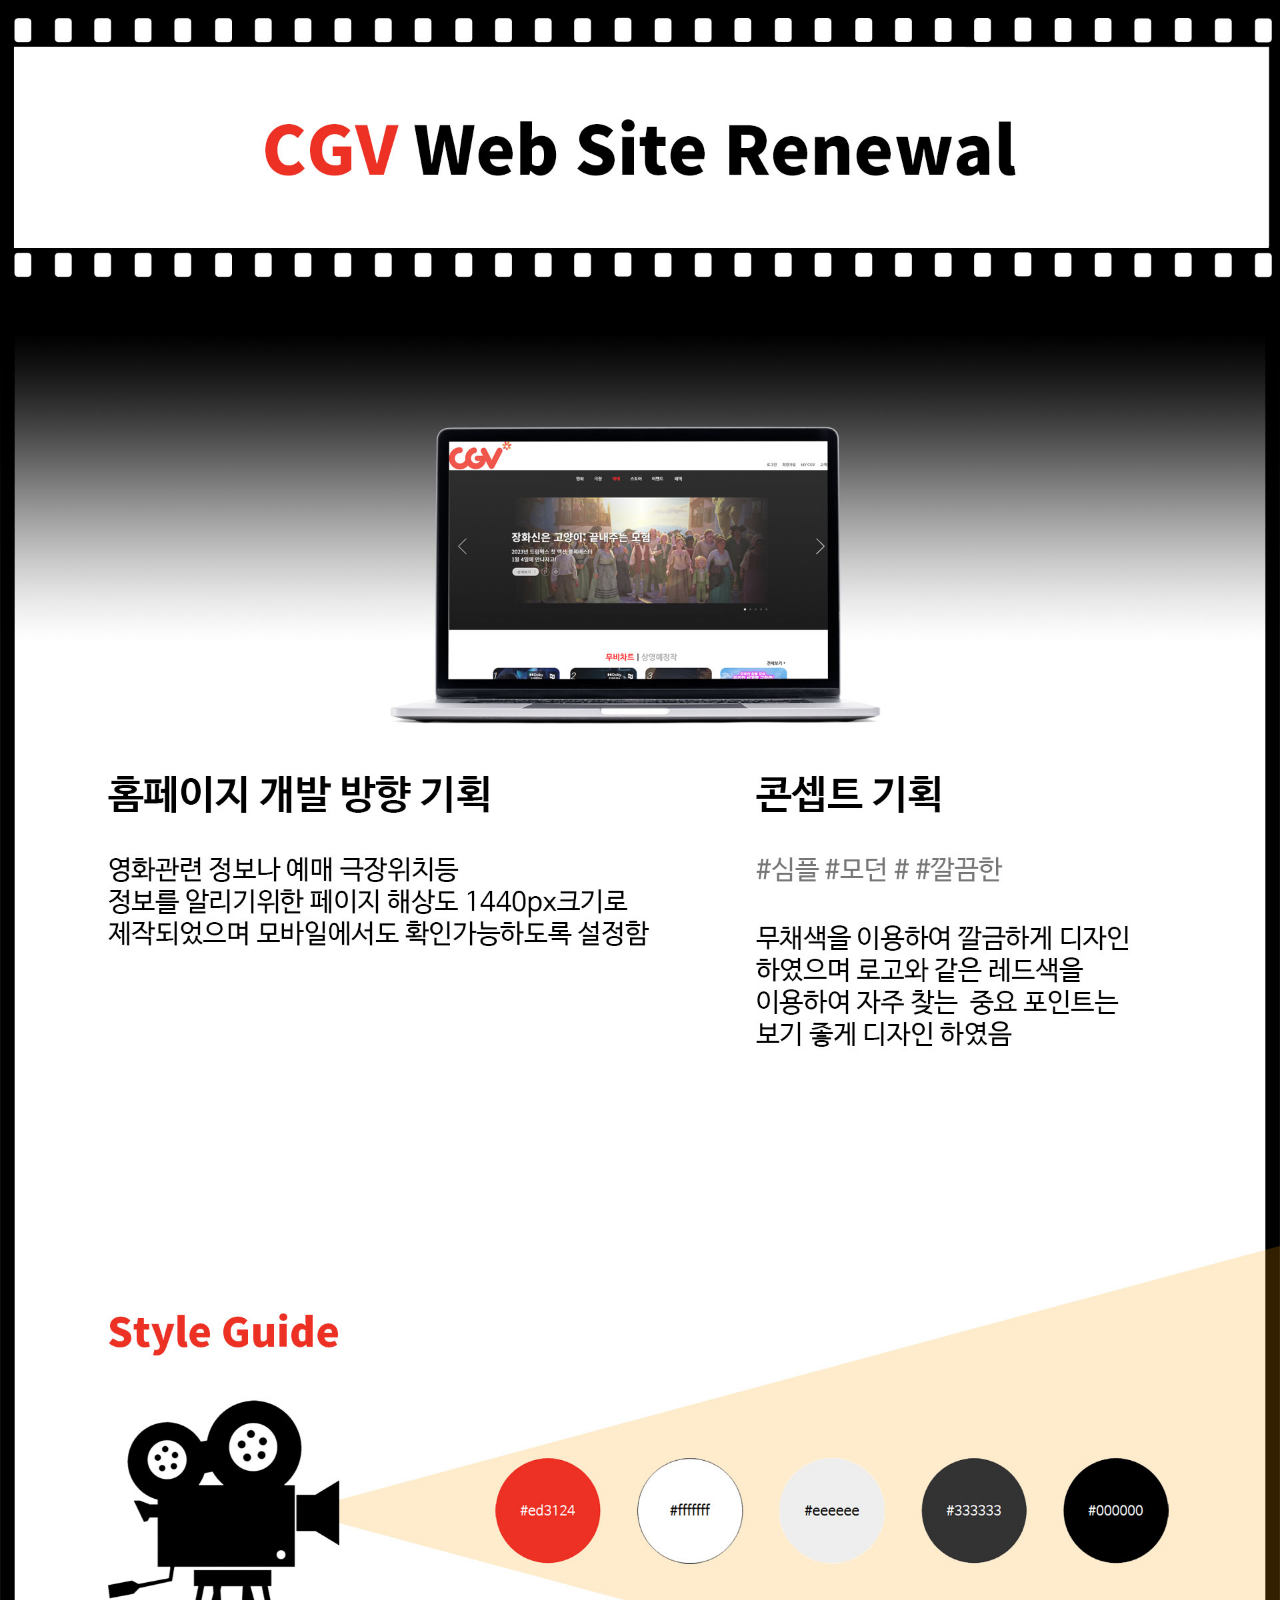
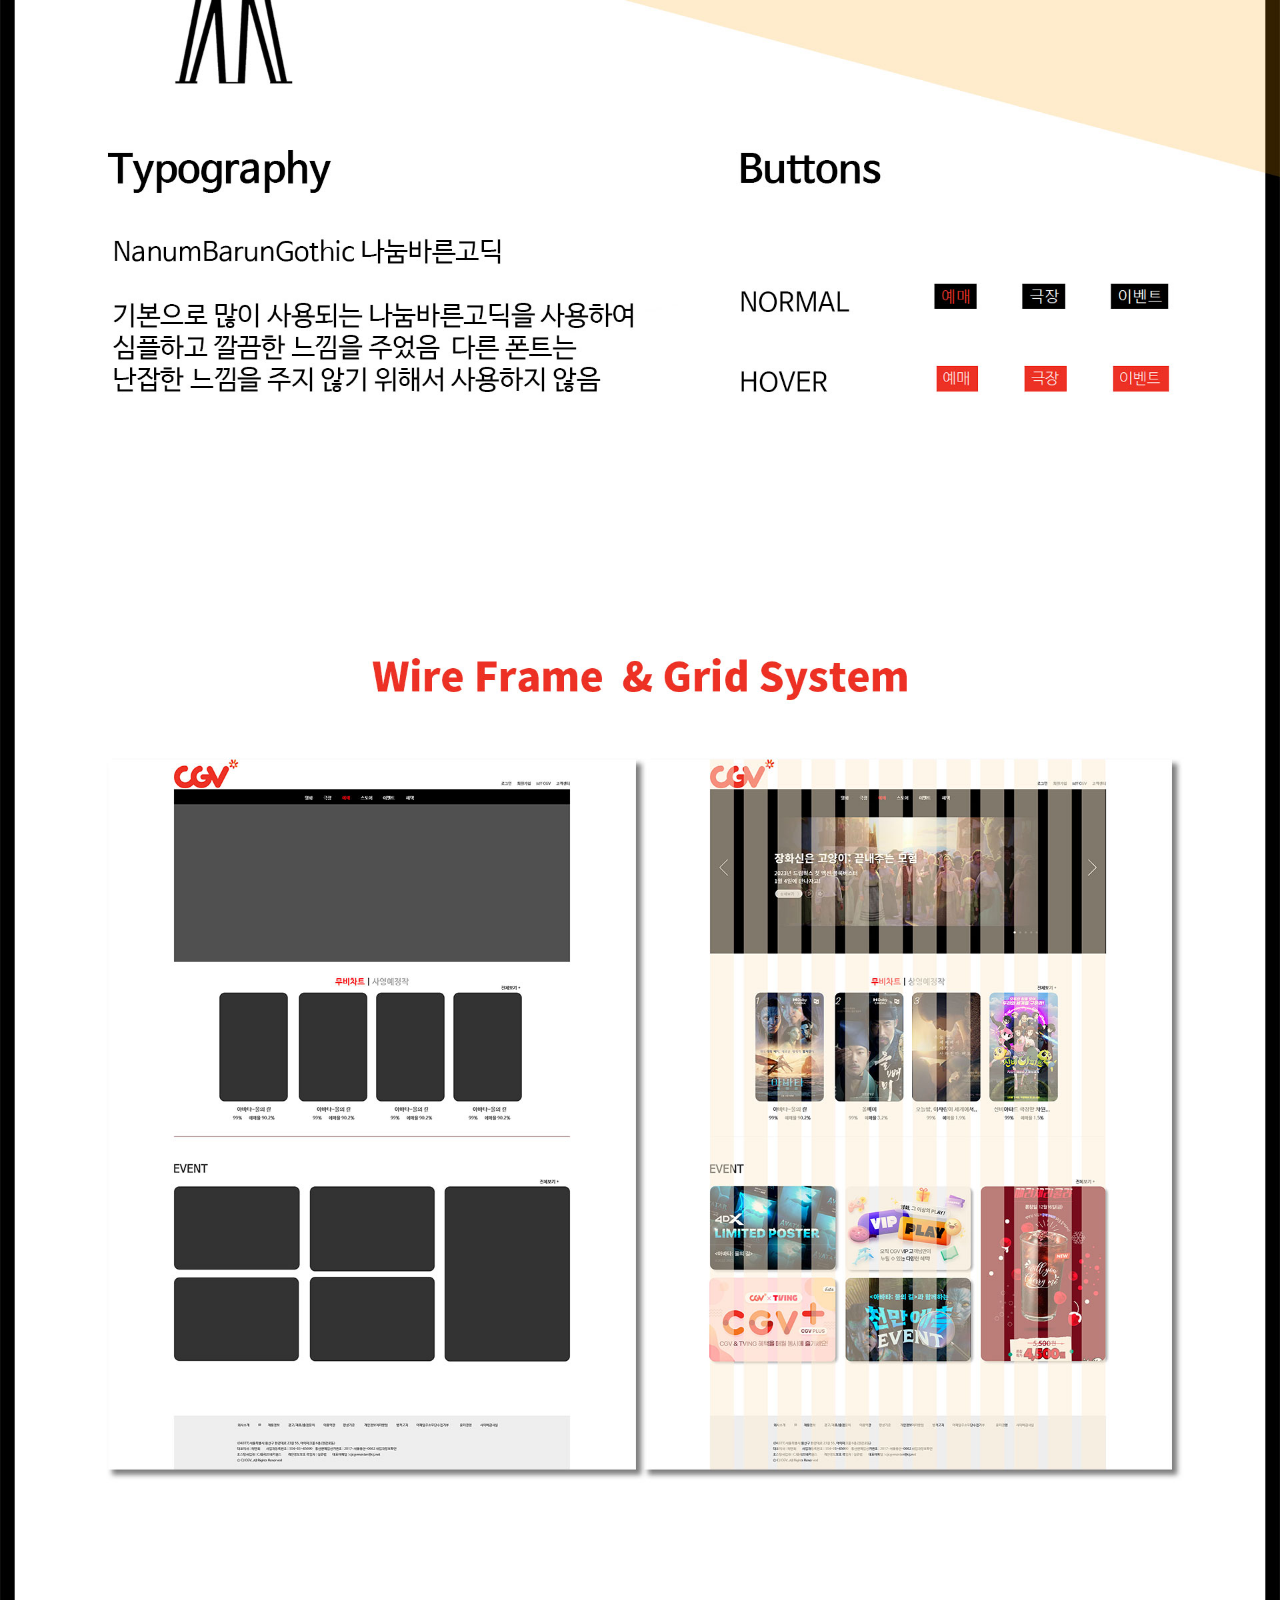
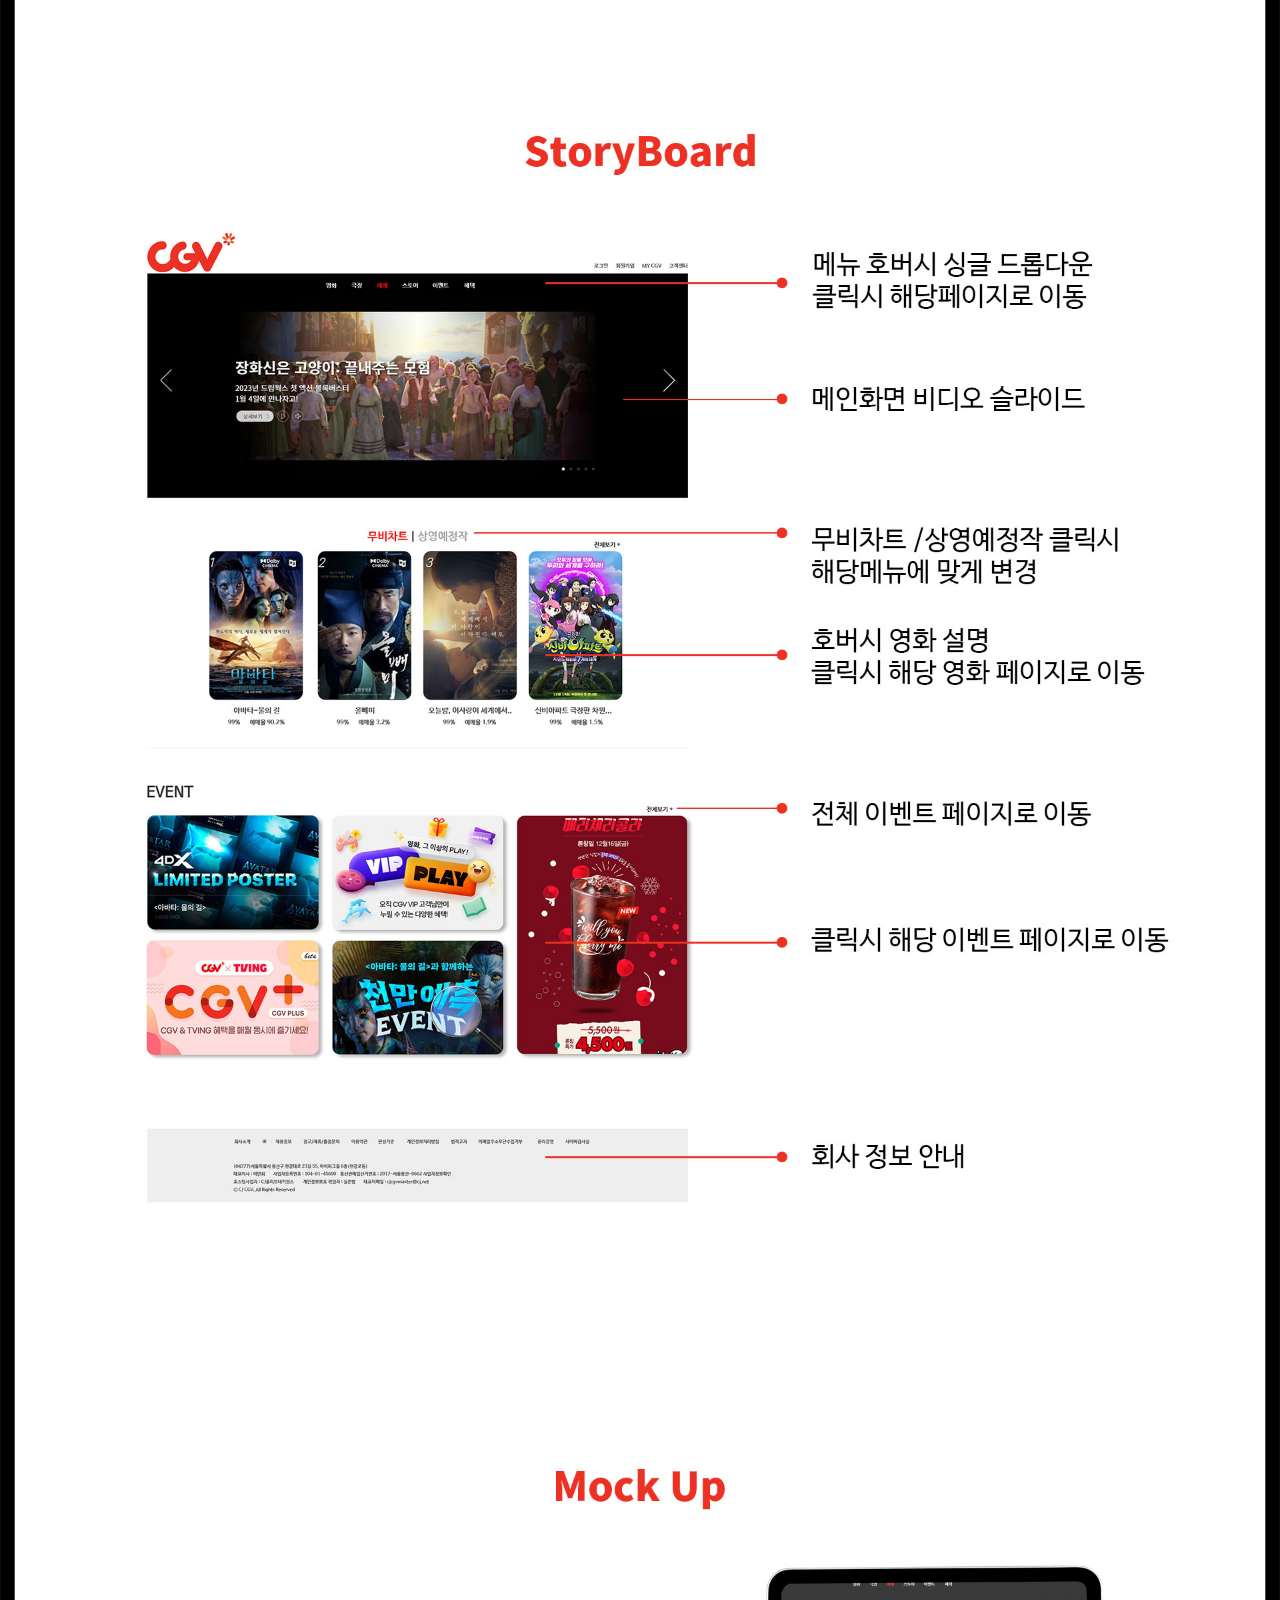
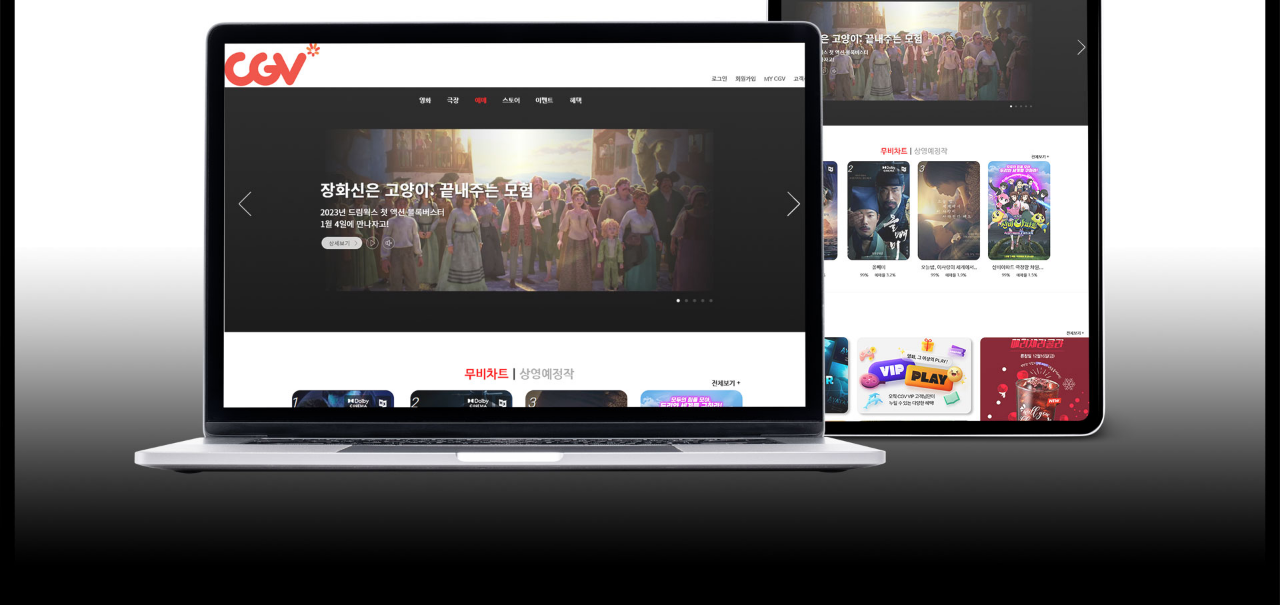
<file: sub/CGV/process.html>
<!DOCTYPE html>
<html lang="ko">
<head>
    <meta charset="UTF-8">
    <meta http-equiv="X-UA-Compatible" content="IE=edge">
    <meta name="viewport" content="width=device-width, initial-scale=1.0">
    <title>CGV 기획서보기</title>
    <style>
        * {margin: 0; padding: 0;}
        img {width: 100%;}
    </style>
</head>
<body>
    <img src="img/CGV.jpg" alt="CGV기획서" />
</body>
</html>
</file>
